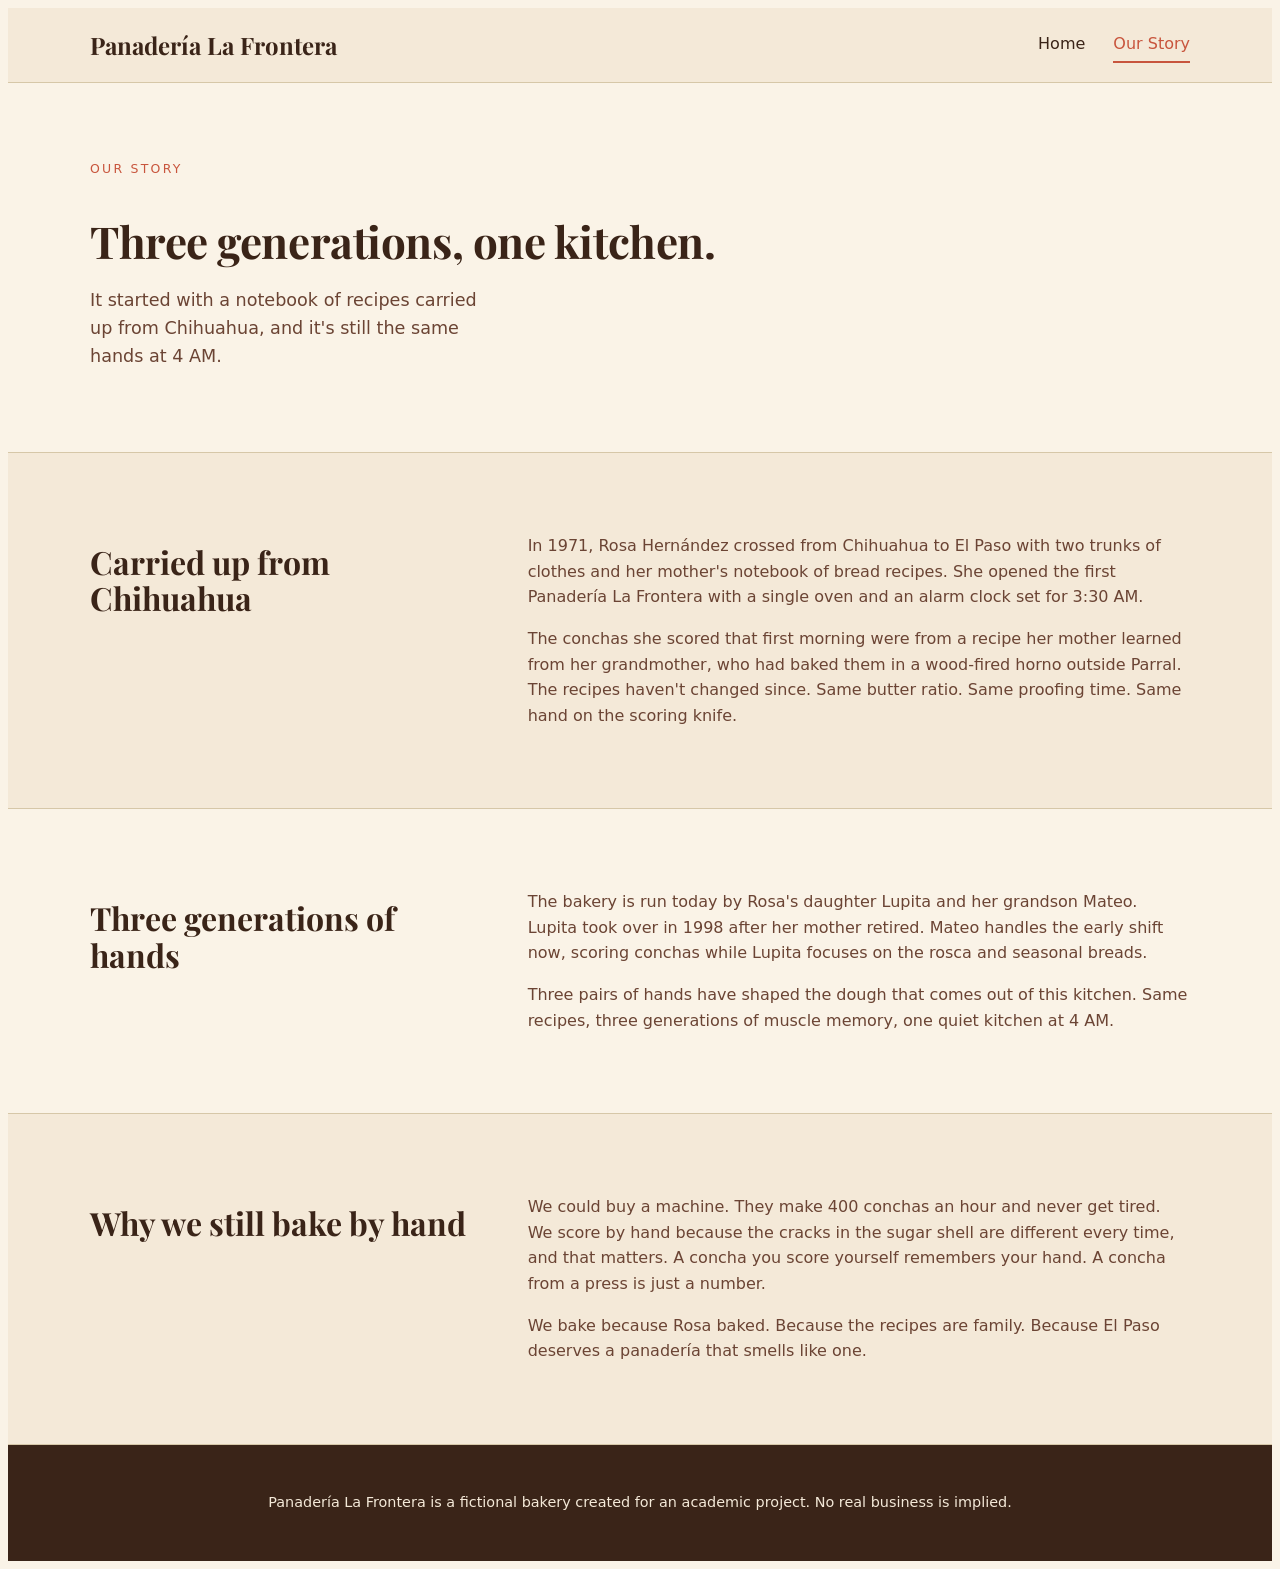
<file: about.html>
<!DOCTYPE html>
<html lang="en">
<head>
    <meta charset="UTF-8">
    <meta name="viewport" content="width=device-width, initial-scale=1">
    <title>Our Story — Panadería La Frontera</title>
    <meta name="description"
          content="Three generations of hand-scored pan dulce, with recipes carried up from Chihuahua to El Paso since 1971.">
    <link rel="preconnect" href="https://fonts.googleapis.com">
    <link rel="preconnect" href="https://fonts.gstatic.com" crossorigin>
    <link href="https://fonts.googleapis.com/css2?family=Playfair+Display:wght@700&display=swap" rel="stylesheet">
    <link rel="stylesheet" href="style.css">
</head>
<body>
<header class="site-header">
    <div class="container nav-row">
        <a class="brand" href="index.html">Panadería La Frontera</a>
        <nav>
            <a href="index.html">Home</a>
            <a href="about.html" class="active" aria-current="page">Our Story</a>
        </nav>
    </div>
</header>

<main>
    <section class="hero">
        <div class="container">
            <p class="eyebrow">Our story</p>
            <h1>Three generations, one kitchen.</h1>
            <p class="lede">It started with a notebook of recipes carried up from Chihuahua, and it's still the same
                hands at 4 AM.</p>
        </div>
    </section>

    <section class="story story--surface">
        <div class="container story-grid">
            <h2>Carried up from Chihuahua</h2>
            <div class="story-body">
                <p>In 1971, Rosa Hernández crossed from Chihuahua to El Paso with two trunks of clothes and her mother's
                    notebook of bread recipes. She opened the first Panadería La Frontera with a single oven and an
                    alarm clock set for 3:30 AM.</p>
                <p>The conchas she scored that first morning were from a recipe her mother learned from her grandmother,
                    who had baked them in a wood-fired horno outside Parral. The recipes haven't changed since. Same
                    butter ratio. Same proofing time. Same hand on the scoring knife.</p>
            </div>
        </div>
    </section>

    <section class="story">
        <div class="container story-grid">
            <h2>Three generations of hands</h2>
            <div class="story-body">
                <p>The bakery is run today by Rosa's daughter Lupita and her grandson Mateo. Lupita took over in 1998
                    after her mother retired. Mateo handles the early shift now, scoring conchas while Lupita focuses on
                    the rosca and seasonal breads.</p>
                <p>Three pairs of hands have shaped the dough that comes out of this kitchen. Same recipes, three
                    generations of muscle memory, one quiet kitchen at 4 AM.</p>
            </div>
        </div>
    </section>

    <section class="story story--surface">
        <div class="container story-grid">
            <h2>Why we still bake by hand</h2>
            <div class="story-body">
                <p>We could buy a machine. They make 400 conchas an hour and never get tired. We score by hand because
                    the cracks in the sugar shell are different every time, and that matters. A concha you score
                    yourself remembers your hand. A concha from a press is just a number.</p>
                <p>We bake because Rosa baked. Because the recipes are family. Because El Paso deserves a panadería that
                    smells like one.</p>
            </div>
        </div>
    </section>
</main>

<footer class="site-footer">
    <div class="container">
        <p>Panadería La Frontera is a fictional bakery created for an academic project. No real business is implied.</p>
    </div>
</footer>
</body>
</html>
</file>
<file: style.css>
/* Variables to prevent dupes and inconsistent styling */
:root {
  --bg: #faf3e7;
  --surface: #f4e9d8;
  --text: #3a2418;
  --accent: #c8553d;
  --border: #d6c7a8;
  --font-heading: 'Playfair Display', Georgia, serif;
  --gutter: 1.5rem;
  --section-pad: 4rem;
  --container-max: 1100px;
}

img {
  max-width: 100%;
  height: auto;
  display: block;
}

ul {
  list-style: none;
}

a {
  color: inherit;
  text-decoration: none;
}

body {
  font-family: system-ui, -apple-system, BlinkMacSystemFont, 'Segoe UI', Roboto, sans-serif;
  color: var(--text);
  background: var(--bg);
  line-height: 1.6;
}

h1, h2, h3 {
  font-family: var(--font-heading);
  font-weight: 700;
  line-height: 1.15;
}

h1 {
  font-size: 2.75rem;
  letter-spacing: -0.01em;
}
h2 { font-size: 2rem; }
h3 { font-size: 1.25rem; margin-bottom: 0.5rem; }

p { color: #6b4434; }

.eyebrow {
  text-transform: uppercase;
  letter-spacing: 0.18em;
  font-size: 0.78rem;
  color: var(--accent);
  margin-bottom: 0.75rem;
}

/* Layout */
.container {
  max-width: var(--container-max);
  margin: 0 auto;
  padding: 0 var(--gutter);
}

.site-header {
  background: var(--surface);
  border-bottom: 1px solid var(--border);
  padding: 1.1rem 0;
}

.nav-row {
  display: flex;
  align-items: center;
  justify-content: space-between;
  gap: 1rem;
  flex-wrap: wrap;
}

.brand {
  font-family: var(--font-heading);
  font-size: 1.5rem;
  font-weight: 700;
}

.site-header nav {
  display: flex;
  gap: 1.75rem;
}

.site-header nav a {
  font-weight: 500;
  padding: 0.25rem 0;
  border-bottom: 2px solid transparent;
  transition: border-color 0.15s, color 0.15s;
}

.site-header nav a:hover {
  color: var(--accent);
}

.site-header nav a.active {
  color: var(--accent);
  border-bottom-color: var(--accent);
}

.hero {
  padding: var(--section-pad) 0;
}

.hero-grid {
  display: grid;
  grid-template-columns: 1.1fr 1fr;
  gap: 3rem;
  align-items: center;
}

.hero h1 {
  margin-bottom: 1.25rem;
}

.lede {
  font-size: 1.1rem;
  max-width: 36ch;
}

.hero-figure {
  border-radius: 4px;
  overflow: hidden;
  box-shadow: 0 18px 40px rgba(58, 36, 24, 0.22);
}

.hero-figure img {
  aspect-ratio: 4 / 5;
  object-fit: cover;
  width: 100%;
}

.products {
  background: var(--surface);
  padding: var(--section-pad) 0;
  border-top: 1px solid var(--border);
  border-bottom: 1px solid var(--border);
}

.products h2 {
  margin-bottom: 2rem;
  text-align: center;
}

.product-grid {
  display: grid;
  grid-template-columns: repeat(2, 1fr);
  gap: 1.5rem;
}

.product {
  background: var(--bg);
  border-radius: 4px;
  overflow: hidden;
  border: 1px solid var(--border);
  display: flex;
  flex-direction: column;
}

.product--photo figure {
  display: flex;
  flex-direction: column;
  height: 100%;
}

.product--photo img {
  width: 100%;
  aspect-ratio: 4 / 3;
  object-fit: cover;
}

.product--photo figcaption {
  padding: 1.5rem;
}

.product h3 {
  color: var(--accent);
}

.product--card {
  padding: 2rem 1.5rem;
  background: #e9dcc1;
  min-height: 240px;
  justify-content: center;
}

.visit {
  padding: var(--section-pad) 0;
}

.visit-grid {
  display: grid;
  grid-template-columns: 1fr 1.7fr;
  gap: 3rem;
  align-items: start;
}

.visit-intro h2 {
  margin-bottom: 1rem;
}

.visit-info {
  display: grid;
  grid-template-columns: repeat(3, 1fr);
  gap: 2rem;
}

.visit-info h3 {
  font-family: system-ui, sans-serif;
  font-size: 0.85rem;
  font-weight: 600;
  text-transform: uppercase;
  letter-spacing: 0.12em;
  color: var(--accent);
  margin-bottom: 0.4rem;
}

.story {
  padding: var(--section-pad) 0;
}

.story--surface {
  background: var(--surface);
  border-top: 1px solid var(--border);
  border-bottom: 1px solid var(--border);
}

.story-grid {
  display: grid;
  grid-template-columns: 1fr 1.7fr;
  gap: 3rem;
  align-items: start;
}

.story-body p + p {
  margin-top: 1rem;
}

.site-footer {
  background: var(--text);
  color: var(--surface);
  padding: 2rem 0;
  text-align: center;
}

.site-footer p {
  color: var(--surface);
  font-size: 0.9rem;
}

@media (max-width: 800px) {
  .hero-grid,
  .visit-grid,
  .story-grid {
    grid-template-columns: 1fr;
    gap: 2rem;
  }

  .product-grid {
    grid-template-columns: 1fr;
  }

  .visit-info {
    grid-template-columns: 1fr;
    gap: 1.5rem;
  }

  .nav-row {
    flex-direction: column;
    align-items: flex-start;
  }
}
</file>
